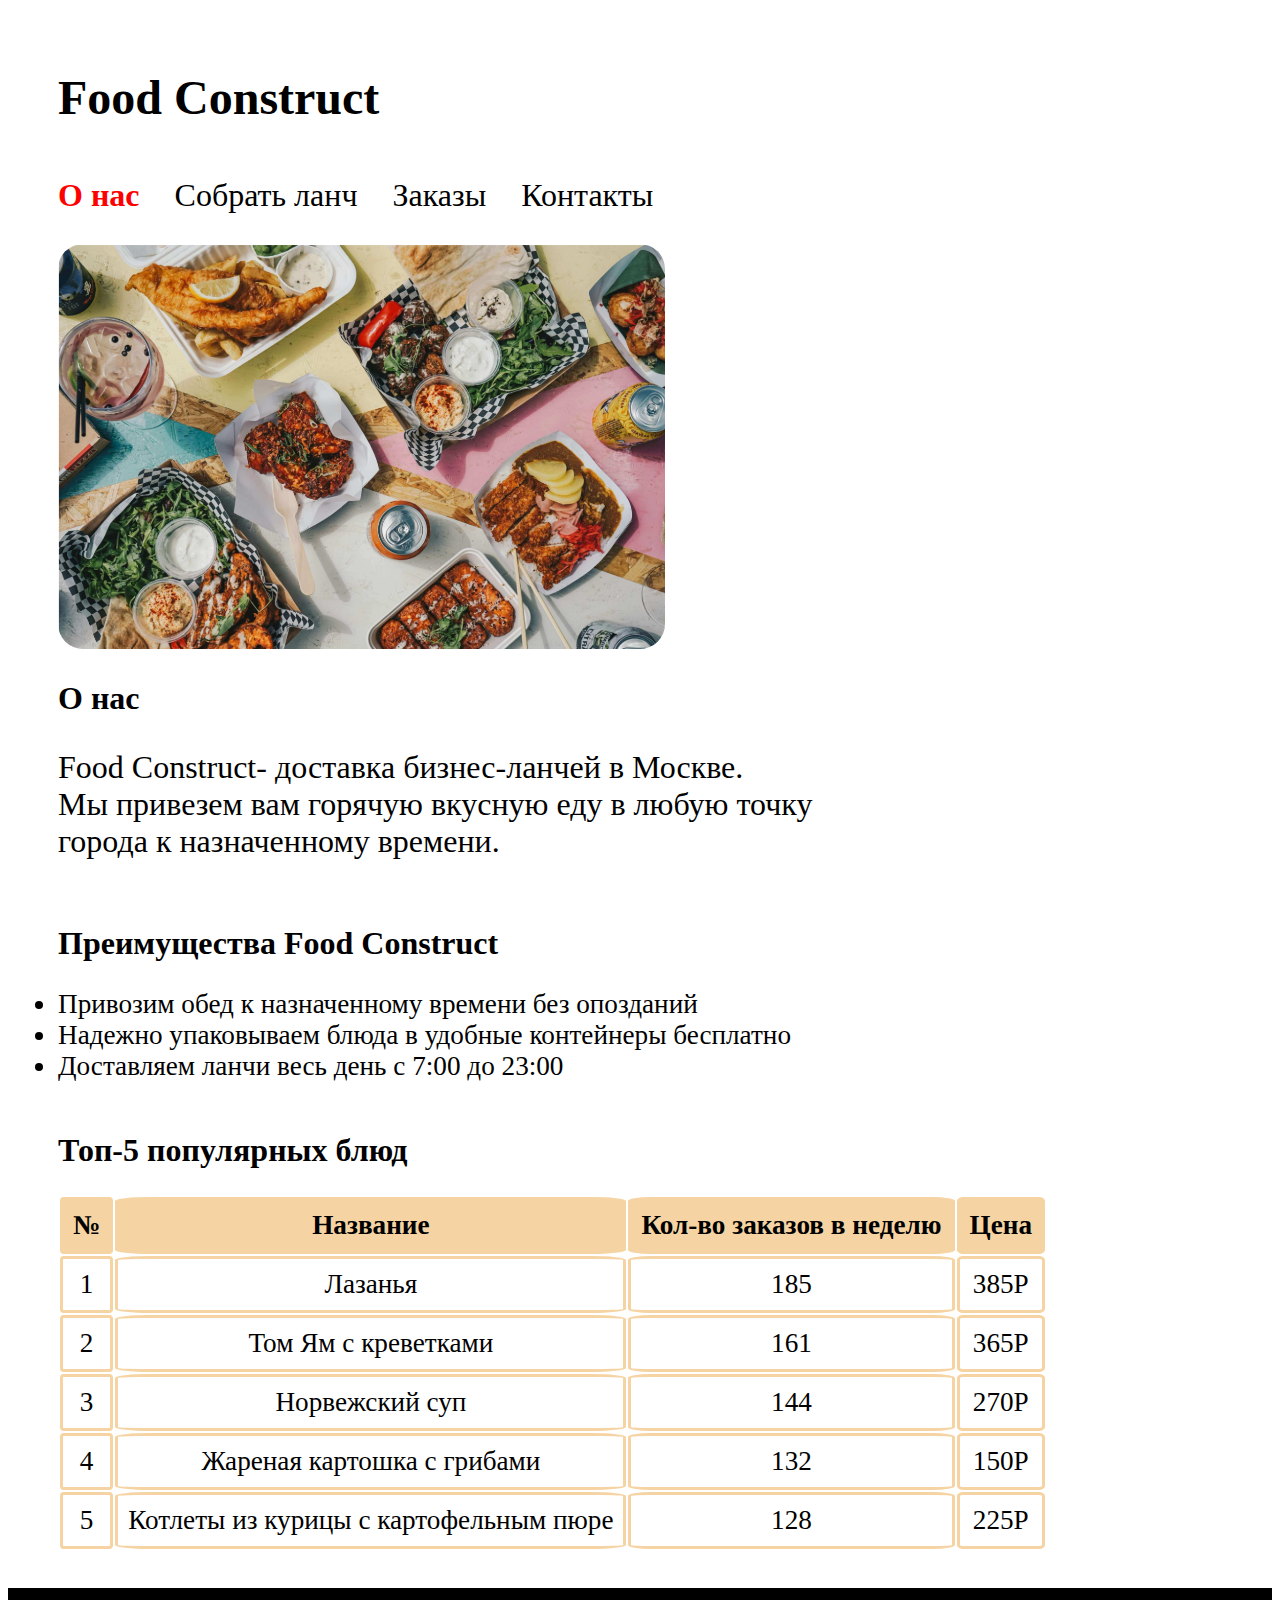
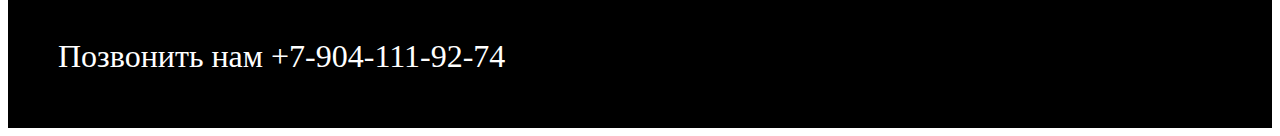
<file: index.html>
<!DOCTYPE html>
<html lang="en">

    <head>
        <meta charset="UTF-8">
        <link rel="stylesheet" href="style.css">
        <meta name="viewport" content="width=device-width, initial-scale=1.0">
        <style>
            @media (max-width: 800px) {
                img {
                    width: 500px;
                }
                /* Навигационное меню - равномерное распределение */
                nav {
                    justify-content: space-between;
                }
            }
            @media (max-width: 700px) {
                h1 {
                    text-align: center;
                }

                nav {
                    flex-direction: column;
                    align-items: center;
                    gap: 10px;
                }
                
                /* Увеличение шрифта ссылок на 4px */
                nav a {
                    font-size: calc(1.7rem + 4px);
                }
                img {
                    width: 80%;

                }
            }

            @media (max-width: 400px) {
                th, td {
                    font-size: calc(1.7rem - 2px);
                }
            }
        </style>
        <title>Document</title>
    </head>

    <body>
        <header>
            <h1>Food Construct</h1>
            <nav class="menu">
                <a href="https://mariguss.github.io/Web-tech/index.html" class="active">О нас</a>
                <a href="https://mariguss.github.io/Web-tech/lunch.html">Собрать ланч</a>
                <a href="">Заказы</a>
                <a href="#contacts">Контакты</a>
            </nav>
        </header>
        <main>
            <section>
                <img src="images/foto.png" alt="Фото еды" style="border-radius: 25px;">
                <h2>О нас</h2>
                <p>
                    Food Construct- доставка бизнес-ланчей в Москве.
                    <br>Мы привезем вам горячую вкусную еду в любую точку
                    <br>города к назначенному времени.
                </p>
            </section>
            <section>
                <h2>Преимущества Food Construct</h2>
                <ul>
                    <li>Привозим обед к назначенному времени без опозданий</li>
                    <li>Надежно упаковываем блюда в удобные контейнеры бесплатно</li>
                    <li>Доставляем ланчи весь день с 7:00 до 23:00</li>
                </ul>
            </section>
            <section>
                <h2>Топ-5 популярных блюд</h2>
                <table>


                    <tr>
                        <th>№</th>
                        <th>Название</th>
                        <th>Кол-во заказов в неделю</th>
                        <th>Цена</th>
                    </tr>
                    <tr>
                        <td>1</td>
                        <td>Лазанья</td>
                        <td>185</td>
                        <td>385Р</td>
                    </tr>
                    <tr>
                        <td>2</td>
                        <td>Том Ям с креветками</td>
                        <td>161</td>
                        <td>365Р</td>
                    </tr>
                    <tr>
                        <td>3</td>
                        <td>Норвежский суп</td>
                        <td>144</td>
                        <td>270Р</td>
                    </tr>
                    <tr>
                        <td>4</td>
                        <td>Жареная картошка с грибами</td>
                        <td>132</td>
                        <td>150Р</td>
                    </tr>
                    <tr>
                        <td>5</td>
                        <td>Котлеты из курицы с картофельным пюре</td>
                        <td>128</td>
                        <td>225Р</td>
                    </tr>

                </table>
            </section>
        </main>
        <footer>
            <a id="contacts" href=":tel89041119274">Позвонить нам +7-904-111-92-74</a>
        </footer>
    </body>

</html>
</file>
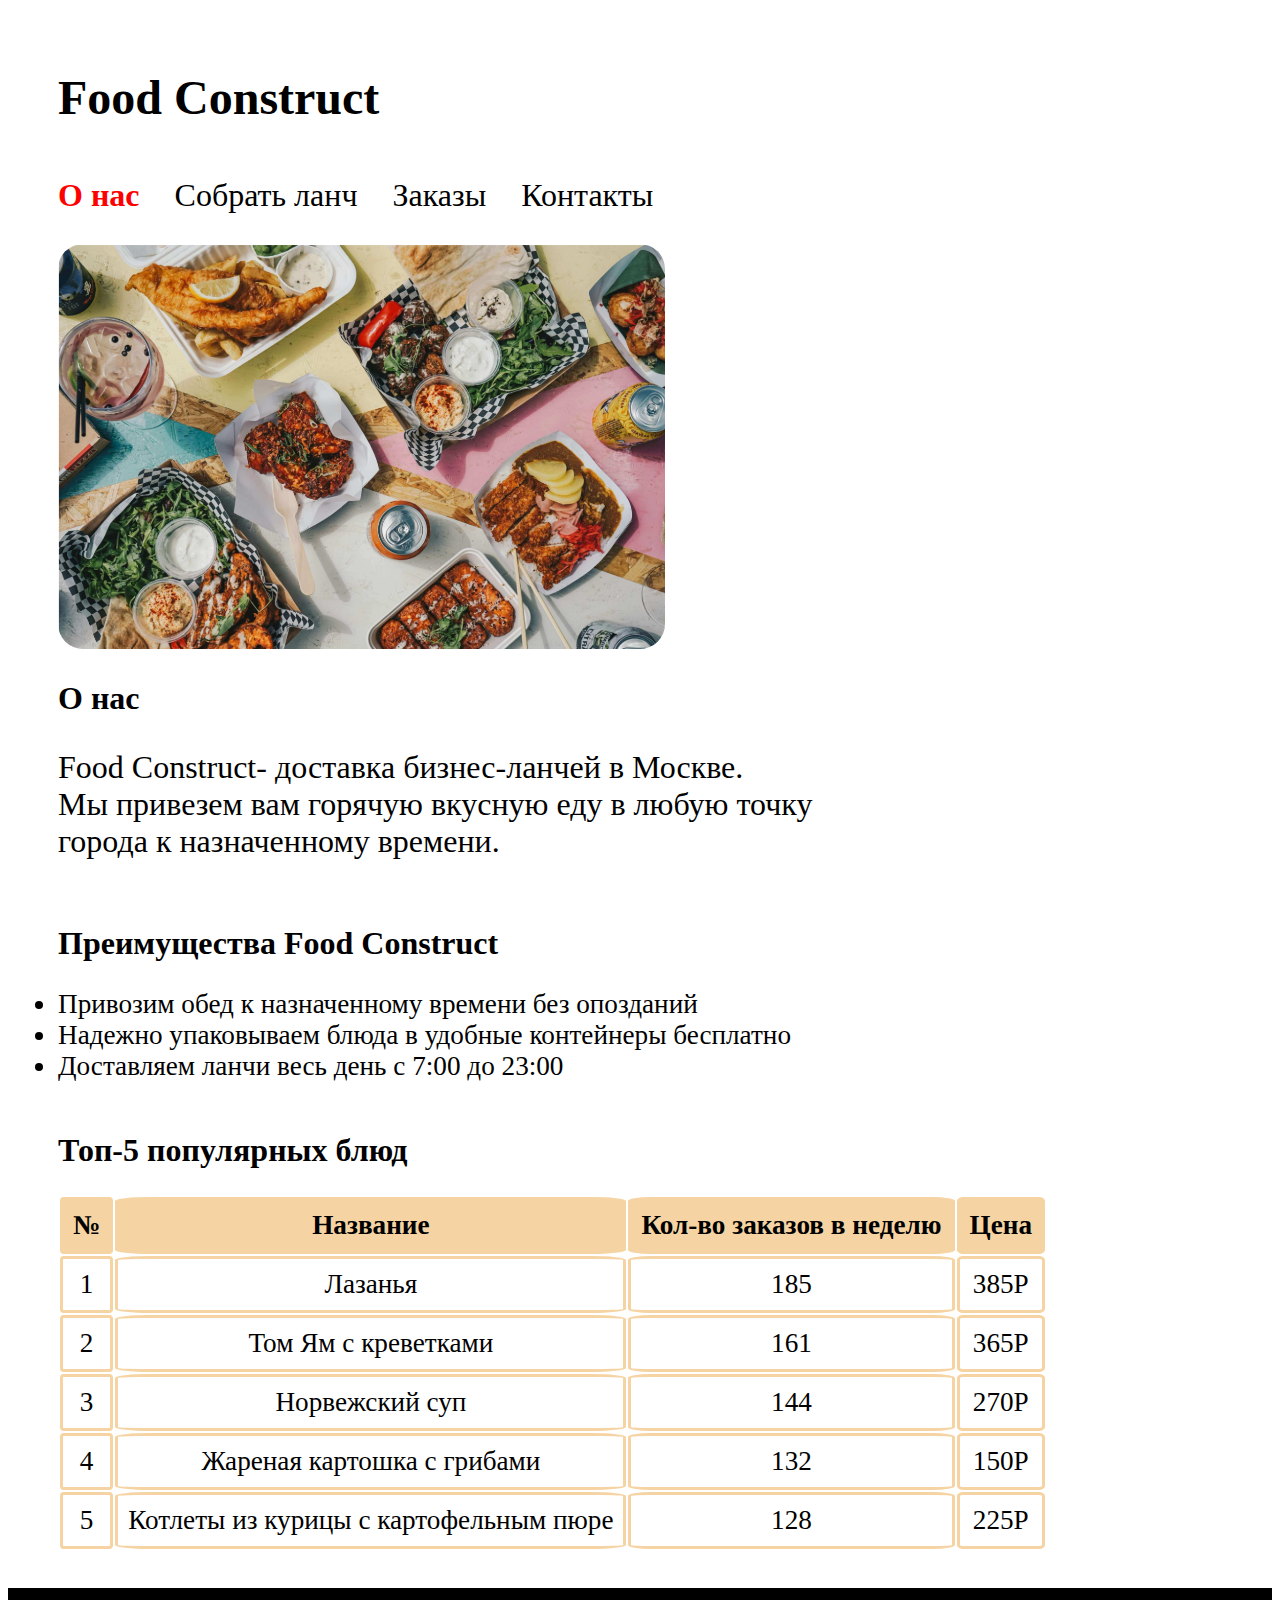
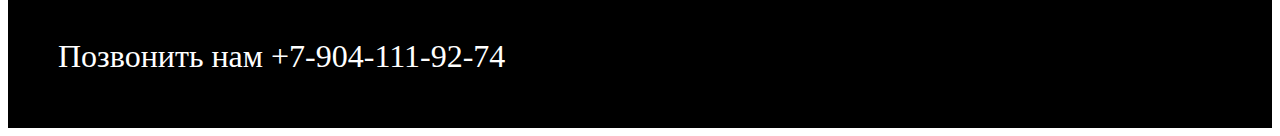
<file: site/index.html>
<!DOCTYPE html>
<html lang="en">

    <head>
        <meta charset="UTF-8">
        <link rel="stylesheet" href="style.css">
        <meta name="viewport" content="width=device-width, initial-scale=1.0">
        <style>
            @media (max-width: 800px) {
                img {
                    width: 500px;
                }
                /* Навигационное меню - равномерное распределение */
                nav {
                    justify-content: space-between;
                }
            }
            @media (max-width: 700px) {
                h1 {
                    text-align: center;
                }

                nav {
                    flex-direction: column;
                    align-items: center;
                    gap: 10px;
                }
                
                /* Увеличение шрифта ссылок на 4px */
                nav a {
                    font-size: calc(1.7rem + 4px);
                }
                img {
                    width: 80%;

                }
            }

            @media (max-width: 400px) {
                th, td {
                    font-size: calc(1.7rem - 2px);
                }
            }
        </style>
        <title>Document</title>
    </head>

    <body>
        <header>
            <h1>Food Construct</h1>
            <nav class="menu">
                <a href="/index.html" class="active">О нас</a>
                <a href="/lunch.html">Собрать ланч</a>
                <a href="">Заказы</a>
                <a href="#contacts">Контакты</a>
            </nav>
        </header>
        <main>
            <section>
                <img src="images/foto.png" alt="Фото еды" style="border-radius: 25px;">
                <h2>О нас</h2>
                <p>
                    Food Construct- доставка бизнес-ланчей в Москве.
                    <br>Мы привезем вам горячую вкусную еду в любую точку
                    <br>города к назначенному времени.
                </p>
            </section>
            <section>
                <h2>Преимущества Food Construct</h2>
                <ul>
                    <li>Привозим обед к назначенному времени без опозданий</li>
                    <li>Надежно упаковываем блюда в удобные контейнеры бесплатно</li>
                    <li>Доставляем ланчи весь день с 7:00 до 23:00</li>
                </ul>
            </section>
            <section>
                <h2>Топ-5 популярных блюд</h2>
                <table>


                    <tr>
                        <th>№</th>
                        <th>Название</th>
                        <th>Кол-во заказов в неделю</th>
                        <th>Цена</th>
                    </tr>
                    <tr>
                        <td>1</td>
                        <td>Лазанья</td>
                        <td>185</td>
                        <td>385Р</td>
                    </tr>
                    <tr>
                        <td>2</td>
                        <td>Том Ям с креветками</td>
                        <td>161</td>
                        <td>365Р</td>
                    </tr>
                    <tr>
                        <td>3</td>
                        <td>Норвежский суп</td>
                        <td>144</td>
                        <td>270Р</td>
                    </tr>
                    <tr>
                        <td>4</td>
                        <td>Жареная картошка с грибами</td>
                        <td>132</td>
                        <td>150Р</td>
                    </tr>
                    <tr>
                        <td>5</td>
                        <td>Котлеты из курицы с картофельным пюре</td>
                        <td>128</td>
                        <td>225Р</td>
                    </tr>

                </table>
            </section>
        </main>
        <footer>
            <a id="contacts" href=":tel89041119274">Позвонить нам +7-904-111-92-74</a>
        </footer>
    </body>

</html>
</file>
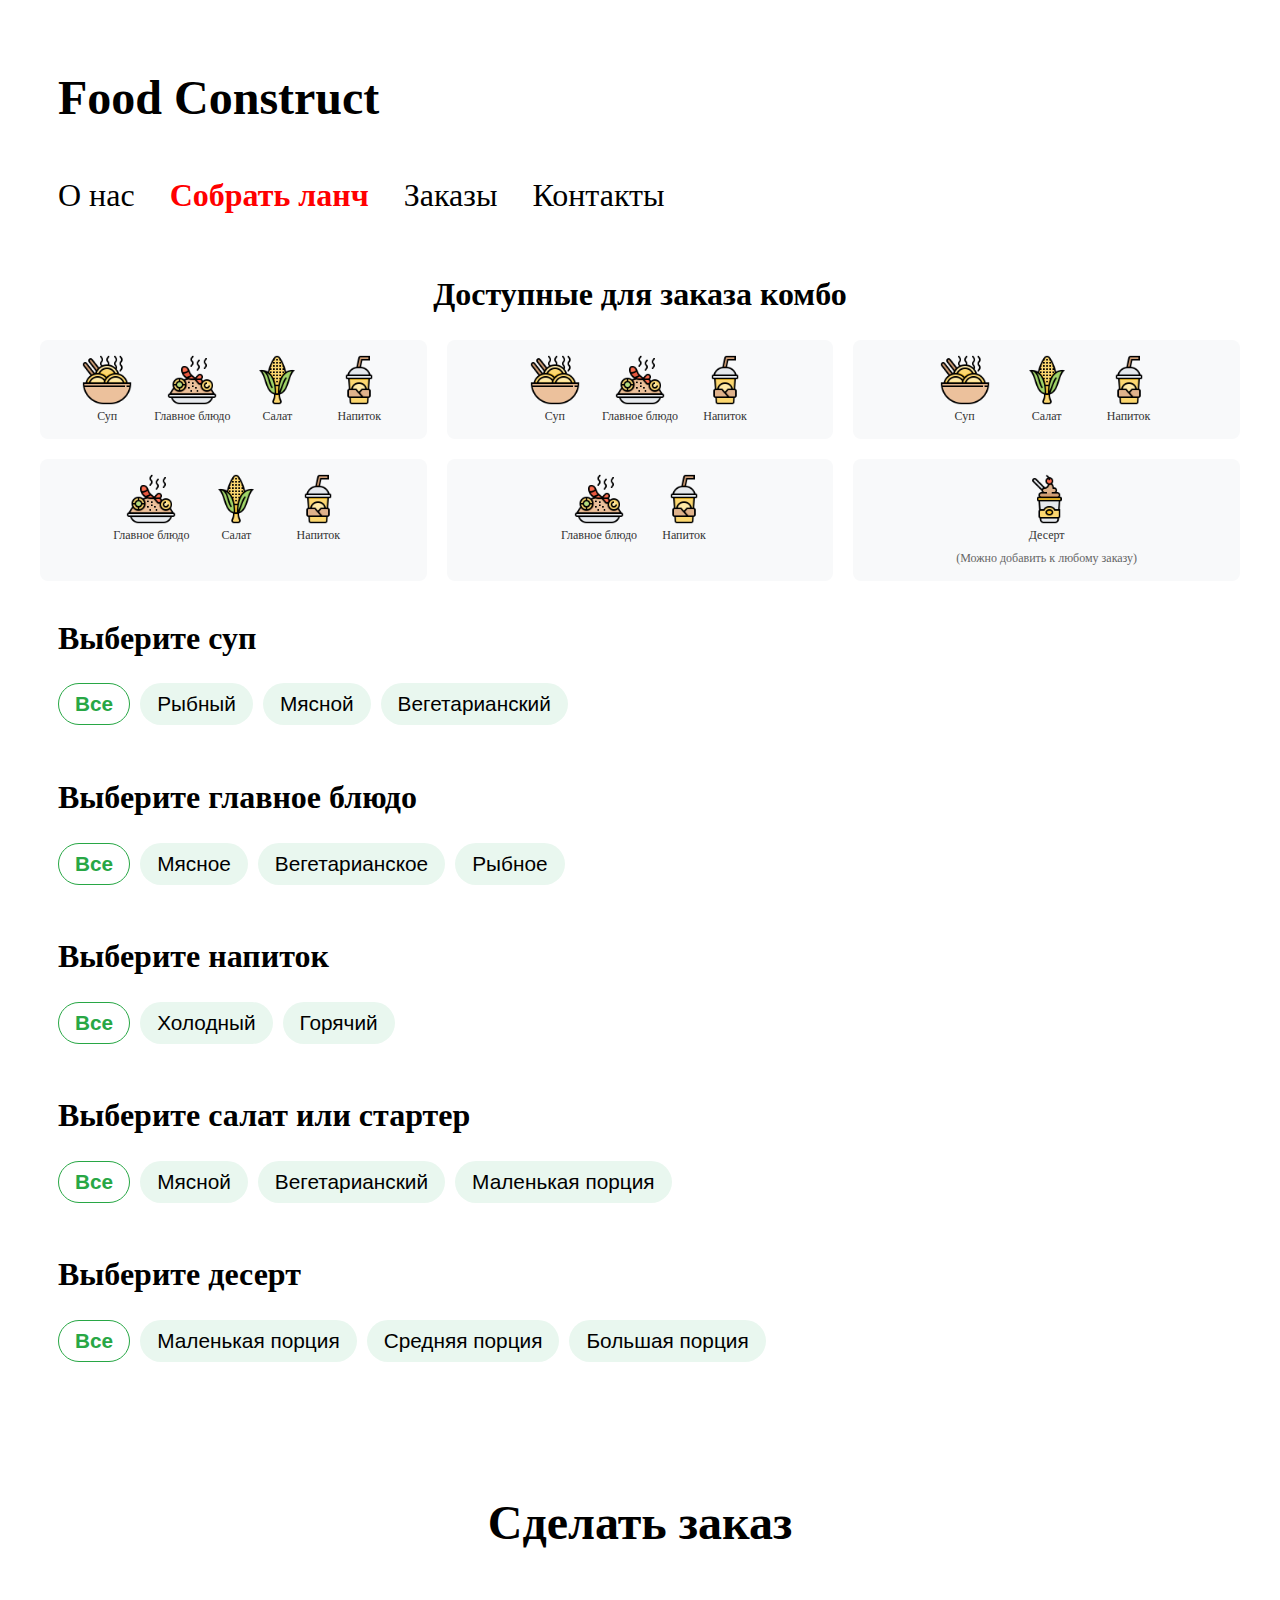
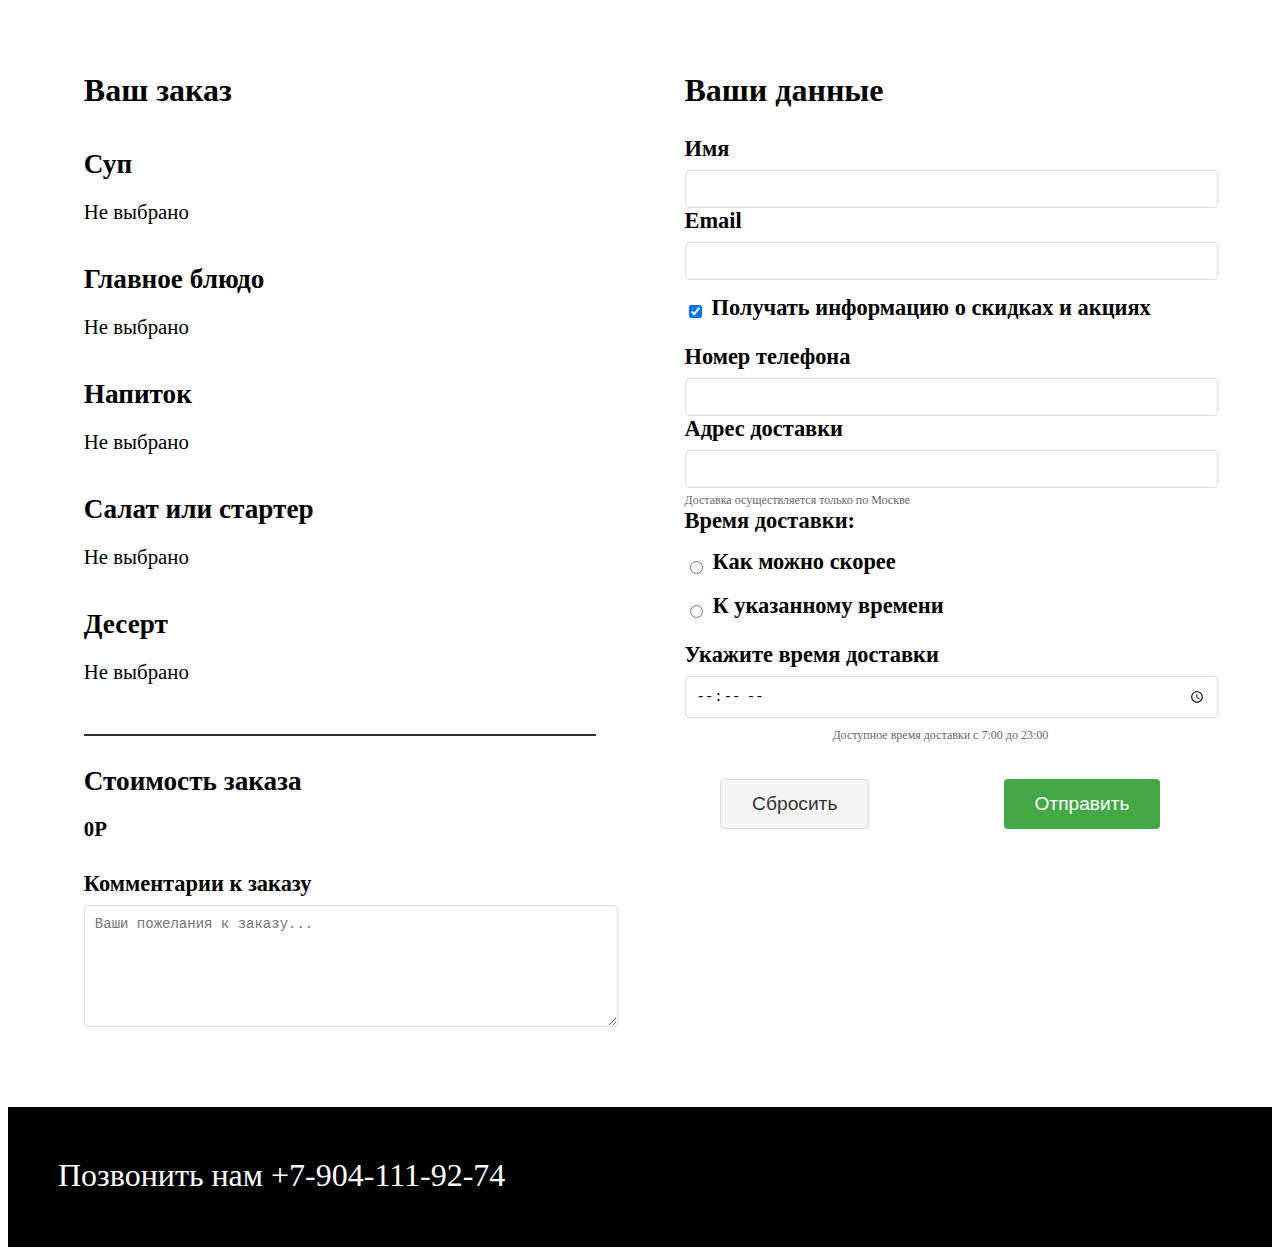
<file: lunch.html>
<!DOCTYPE html>
<html lang="en">
    <head>
        <meta charset="UTF-8">
        <link rel="stylesheet" href="style.css"><meta name="viewport" content="width=device-width, initial-scale=1.0">
        <style>
            @media (max-width: 800px) {
                /* Блок с блюдами - 2 колонки */
                .dishes-grid {
                    grid-template-columns: repeat(2, 1fr);
                }
                
                /* Навигационное меню - равномерное распределение */
                nav {
                    justify-content: space-between;
                }
            }

            @media (max-width: 600px) {
                h1 {
                    text-align: center;
                }
                /* Навигационное меню - вертикальное направление */
                nav {
                    flex-direction: column;
                    align-items: center;
                    gap: 10px;
                }
                
                /* Увеличение шрифта ссылок на 4px */
                nav a {
                    font-size: calc(2rem + 4px);
                }
                
                h2 {
                    text-align: center;
                }
                
                /* Блок с блюдами - 1 колонка */
                .dishes-grid {
                    grid-template-columns: 1fr;
                }
            }
        </style>
        <title>Document</title>
    </head>
    <body>
        <header>
            <h1>Food Construct</h1>
            <nav class="menu">
                <a href="index.html">О нас</a>
                <a href="lunch.html" class="active">Собрать ланч</a>
                <a href="">Заказы</a>
                <a href="#contacts">Контакты</a>
            </nav>
        </header>
        <section style="margin: 2rem;">
            <h2 style="text-align: center;">Доступные для заказа комбо</h2>
            <div class="combo-grid">
                <!-- Комбо 1 -->
                <div class="combo-item">
                    <div class="combo-row">
                        <div class="combo-dish">
                            <img src="images/icons/soup.png" alt="Суп" class="combo-icon">
                            <span>Суп</span>
                        </div>
                        <div class="combo-dish">
                            <img src="images/icons/main.png" alt="Главное блюдо" class="combo-icon">
                            <span>Главное блюдо</span>
                        </div>
                        <div class="combo-dish">
                            <img src="images/icons/salad.png" alt="Салат" class="combo-icon">
                            <span>Салат</span>
                        </div>
                        <div class="combo-dish">
                            <img src="images/icons/drink.png" alt="Напиток" class="combo-icon">
                            <span>Напиток</span>
                        </div>
                    </div>
                </div>

                <!-- Комбо 2 -->
                <div class="combo-item">
                    <div class="combo-row">
                        <div class="combo-dish">
                            <img src="images/icons/soup.png" alt="Суп" class="combo-icon">
                            <span>Суп</span>
                        </div>
                        <div class="combo-dish">
                            <img src="images/icons/main.png" alt="Главное блюдо" class="combo-icon">
                            <span>Главное блюдо</span>
                        </div>
                        <div class="combo-dish">
                            <img src="images/icons/drink.png" alt="Напиток" class="combo-icon">
                            <span>Напиток</span>
                        </div>
                    </div>
                </div>

                <!-- Комбо 3 -->
                <div class="combo-item">
                    <div class="combo-row">
                        <div class="combo-dish">
                            <img src="images/icons/soup.png" alt="Суп" class="combo-icon">
                            <span>Суп</span>
                        </div>
                        <div class="combo-dish">
                            <img src="images/icons/salad.png" alt="Салат" class="combo-icon">
                            <span>Салат</span>
                        </div>
                        <div class="combo-dish">
                            <img src="images/icons/drink.png" alt="Напиток" class="combo-icon">
                            <span>Напиток</span>
                        </div>
                    </div>
                </div>

                <!-- Комбо 4 -->
                <div class="combo-item">
                    <div class="combo-row">
                        <div class="combo-dish">
                            <img src="images/icons/main.png" alt="Главное блюдо" class="combo-icon">
                            <span>Главное блюдо</span>
                        </div>
                        <div class="combo-dish">
                            <img src="images/icons/salad.png" alt="Салат" class="combo-icon">
                            <span>Салат</span>
                        </div>
                        <div class="combo-dish">
                            <img src="images/icons/drink.png" alt="Напиток" class="combo-icon">
                            <span>Напиток</span>
                        </div>
                    </div>
                </div>

                <!-- Комбо 5 -->
                <div class="combo-item">
                    <div class="combo-row">
                        <div class="combo-dish">
                            <img src="images/icons/main.png" alt="Главное блюдо" class="combo-icon">
                            <span>Главное блюдо</span>
                        </div>
                        <div class="combo-dish">
                            <img src="images/icons/drink.png" alt="Напиток" class="combo-icon">
                            <span>Напиток</span>
                        </div>
                    </div>
                </div>

                <!-- Десерт -->
                <div class="combo-item">
                    <div class="combo-row">
                        <div class="combo-dish">
                            <img src="images/icons/desert.png" alt="Десерт" class="combo-icon">
                            <span>Десерт</span>
                        </div>
                    </div>
                    <div class="combo-note">(Можно добавить к любому заказу)</div>
                </div>
            </div>
        </section>
        <main>
            
            <section data-category="soup">
                <h2>Выберите суп</h2>
                <div class="filters">
                    <button class="filter-btn active" data-kind="all">Все</button>
                    <button class="filter-btn" data-kind="fish">Рыбный</button>
                    <button class="filter-btn" data-kind="meat">Мясной</button>
                    <button class="filter-btn" data-kind="veg">Вегетарианский</button>
                </div>
                <div class="dishes-grid"></div>
            </section>
            <section data-category="main-course">
                <h2>Выберите главное блюдо</h2>
                <div class="filters">
                    <button class="filter-btn active" data-kind="all">Все</button>
                    <button class="filter-btn" data-kind="meat">Мясное</button>
                    <button class="filter-btn" data-kind="veg">Вегетарианское</button>
                    <button class="filter-btn" data-kind="fish">Рыбное</button>
                </div>
                <div class="dishes-grid"></div>
            </section>

            <section data-category="drink">
                <h2>Выберите напиток</h2>
                <div class="filters">
                    <button class="filter-btn active" data-kind="all">Все</button>
                    <button class="filter-btn" data-kind="cold">Холодный</button>
                    <button class="filter-btn" data-kind="hot">Горячий</button>
                </div>
                <div class="dishes-grid"></div>
            </section>

            <section data-category="salad">
                <h2>Выберите салат или стартер</h2>
                <div class="filters">
                    <button class="filter-btn active" data-kind="all">Все</button>
                    <button class="filter-btn" data-kind="meat">Мясной</button>
                    <button class="filter-btn" data-kind="veg">Вегетарианский</button>
                    <button class="filter-btn" data-kind="small">Маленькая порция</button>
                </div>
                <div class="dishes-grid"></div>
            </section>

            <section data-category="dessert">
                <h2>Выберите десерт</h2>
                <div class="filters">
                    <button class="filter-btn active" data-kind="all">Все</button>
                    <button class="filter-btn" data-kind="small">Маленькая порция</button>
                    <button class="filter-btn" data-kind="medium">Средняя порция</button>
                    <button class="filter-btn" data-kind="large">Большая порция</button>
                </div>
                <div class="dishes-grid"></div>
            </section>
        </main>
        <div class="order-container">
        <h1 style="text-align: center; margin-top: 6%;">Сделать заказ</h1>
        
        <form id="order-form" action="https://httpbin.org/post" method="POST">
            <div class="form-columns"> 
                <div class="form-column"> 
                    <h2>Ваш заказ</h2>
                    
                    <div id="order-display">
                    </div>
                    
                    <div class="form-group">
                        <input type="hidden" id="selected-soup" name="selected_soup">
                        <input type="hidden" id="selected-main-course" name="selected_main_course">
                        <input type="hidden" id="selected-drink" name="selected_drink">
                        <input type="hidden" id="selected-salad" name="selected_salad">
                        <input type="hidden" id="selected-dessert" name="selected_dessert">
                        <input type="hidden" id="total-price" name="total-price">
                        <label for="comment">Комментарии к заказу</label>
                        <textarea id="comment" name="comment" placeholder="Ваши пожелания к заказу..."></textarea>
                    </div>
                </div>
            
                <div class="form-column"> 
                    <h2>Ваши данные</h2>
                    
                    <div class="form-group">
                        <label for="name">Имя</label>
                        <input type="text" id="name" name="name" required>
                    </div>
                    
                    <div class="form-group">
                        <label for="email">Email</label>
                        <input type="email" id="email" name="email" required>
                    </div>
                    
                    <div class="checkbox-group">
                        <input type="checkbox" id="subscribe" name="subscribe" checked>
                        <label for="subscribe">Получать информацию о скидках и акциях</label>
                    </div>
                    
                    <div class="form-group">
                        <label for="phone">Номер телефона</label>
                        <input type="tel" id="phone" name="phone" required>
                    </div>
                    
                    <div class="form-group">
                        <label for="address">Адрес доставки</label>
                        <input type="text" id="address" name="address" required>
                        <div class="delivery-note">Доставка осуществляется только по Москве</div>
                    </div>
                    
                    <div class="form-group">
                        <label>Время доставки:</label>
                        <div class="radio-group">
                            <div class="radio-option">
                                <input type="radio" id="delivery-time-now" name="delivery_time_option" value="now" required>
                                <label for="delivery-time-now">Как можно скорее</label>
                            </div>
                            <div class="radio-option">
                                <input type="radio" id="delivery-time-specific" name="delivery_time_option" value="specific" required>
                                <label for="delivery-time-specific">К указанному времени</label>
                            </div>
                        </div>
                        
                        <label for="delivery-time">Укажите время доставки</label>
                        <input type="time" id="delivery-time" name="delivery_time" min="07:00" max="23:00" step="300">
                    </div>
                    
                    <div class="time-note">Доступное время доставки с 7:00 до 23:00</div>
                    
                    <div class="buttons">
                        <button type="reset">Сбросить</button>
                        <button type="submit">Отправить</button>
                    </div>
                </div>
            </div>
        </form>
    </div>

        <footer>
            <a id="contacts" href=":tel89041119274">Позвонить нам +7-904-111-92-74</a>
        </footer>
        
        <!-- <script src="dishes.js"></script> -->
        <script src="display.js"></script>
        <script src="order.js"></script>
    </body>
</html>
</file>
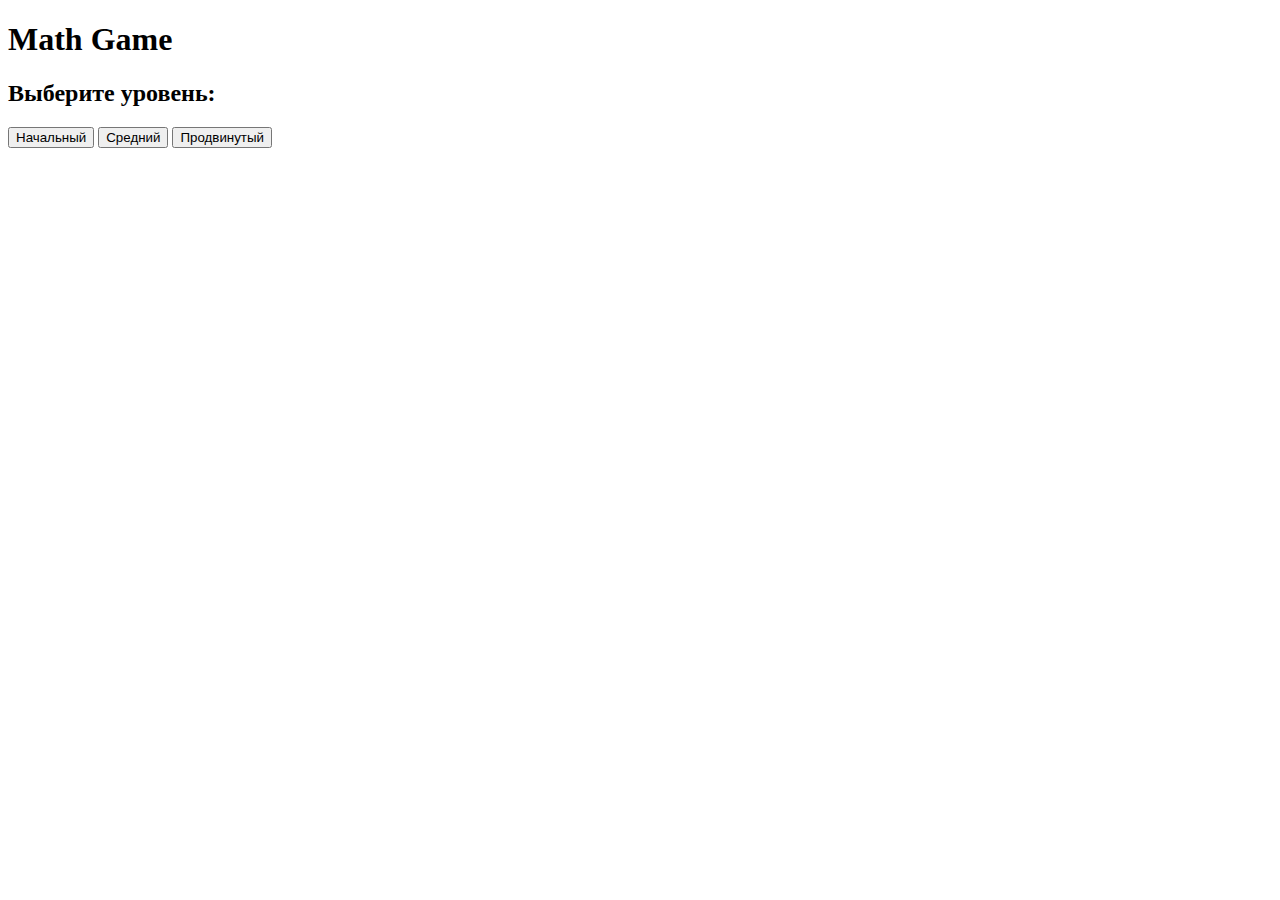
<file: mathgame/mathgame.html>
<!DOCTYPE html>
<html>
<head>
    <meta charset="UTF-8">
    <title>Math Game</title>
</head>
<body>
    <div id="app">
        <h1>Math Game</h1>
        <div id="start">
            <h2>Выберите уровень:</h2>
            <button onclick="start('beginner')">Начальный</button>
            <button onclick="start('intermediate')">Средний</button>
            <button onclick="start('advanced')">Продвинутый</button>
        </div>
        <div id="game" style="display:none;">
            <div id="level-info"></div>
            <div id="stats"></div>
            <div id="question"></div>
            <input id="answer" type="text">
            <button onclick="check()">Проверить</button>
            <div id="result"></div>
        </div>
        <div id="end" style="display:none;"></div>
    </div>

    <script>
        // объявление переменных
        let currentLevel = 'beginner';
        let correct = 0, incorrect = 0, total = 0;
        let time = 300, timer;
        let usedQuestions = new Set();
        const QUESTIONS_PER_LEVEL = 5;
        
        const levels = {
            beginner: { name: 'Начальный', ops: ['+', '-', '*', '/'] },
            intermediate: { name: 'Средний', ops: ['>', '<', '>=', '<=', '==', '!='] },
            advanced: { name: 'Продвинутый', ops: ['AND', 'OR', 'XOR', 'NOT'] }
        };
        
        function start(level) {
            currentLevel = level;
            correct = incorrect = total = 0;
            time = 300;
            usedQuestions.clear();
            clearInterval(timer);
            timer = setInterval(updateTimer, 1000);
            document.getElementById('start').style.display = 'none';
            document.getElementById('game').style.display = 'block';
            document.getElementById('end').style.display = 'none';
            updateDisplay();
            nextQuestion();
        }
        
        function updateTimer() {
            time--;
            updateDisplay();
            if (time <= 0) endGame(false);
        }
        
        function updateDisplay() {
            document.getElementById('level-info').textContent = `Уровень: ${levels[currentLevel].name}`;
            document.getElementById('stats').textContent = 
                `Правильно: ${correct} | Неправильно: ${incorrect} | Всего: ${total}/${QUESTIONS_PER_LEVEL} | Время: ${Math.floor(time/60)}:${String(time%60).padStart(2,'0')}`;
        }
        
        function generateQuestion() {
            const ops = levels[currentLevel].ops;
            const op = ops[Math.floor(Math.random() * ops.length)];
            
            if (currentLevel === 'beginner') { // начальный уровень
                const a = Math.floor(Math.random() * 20) + 1;
                const b = Math.floor(Math.random() * 20) + 1;
                let answer;
                if (op === '/') {
                    // деление без остатка
                    const result = Math.floor(Math.random() * 10) + 1;
                    const divisor = Math.floor(Math.random() * 10) + 1;
                    const dividend = result * divisor;
                    return { q: `${dividend} ${op} ${divisor}`, a: result.toString(), key: `${dividend}${op}${divisor}` };
                } else {
                    answer = eval(`${a}${op}${b}`);
                    return { q: `${a} ${op} ${b}`, a: answer.toString(), key: `${a}${op}${b}` };
                }
            }
            else if (currentLevel === 'intermediate') { // средний уровень
                // генерируем числа и операторы сравнения
                const a = Math.floor(Math.random() * 50) - 25;
                const b = Math.floor(Math.random() * 50) - 25;
                let result;
                switch(op) {
                    case '>': result = a > b; break;
                    case '<': result = a < b; break;
                    case '>=': result = a >= b; break;
                    case '<=': result = a <= b; break;
                    case '==': result = a == b; break;
                    case '!=': result = a != b; break;
                }
                const answer = result ? 'true' : 'false';
                return { q: `${a} ${op} ${b}`, a: answer, key: `${a}${op}${b}` };
            }
            else if (currentLevel === 'advanced') { // продвинутый
                // логические операции с двоичными числами
                const a = Math.floor(Math.random() * 16);
                const b = Math.floor(Math.random() * 16);
                let answer, question;
                switch(op) {
                    case 'AND':
                        answer = a & b;
                        question = `${a} AND ${b}`;
                        break;
                    case 'OR':
                        answer = a | b;
                        question = `${a} OR ${b}`;
                        break;
                    case 'XOR':
                        answer = a ^ b;
                        question = `${a} XOR ${b}`;
                        break;
                    case 'NOT':
                        answer = ~a & 15; // 
                        question = `NOT ${a}`;
                        break;
                }
                return { q: question, a: answer.toString(), key: question };
            }
        }
        
        function getUniqueQuestion() { // генерируется уникальный вопрос
            let attempts = 0;
            while (attempts < 100) {
                const q = generateQuestion();
                if (!usedQuestions.has(q.key)) {
                    usedQuestions.add(q.key);
                    return q;
                }
                attempts++;
            }
            usedQuestions.clear();
            return generateQuestion();
        }
        
        function nextQuestion() {
            if (total >= QUESTIONS_PER_LEVEL) {
                const accuracy = (correct / QUESTIONS_PER_LEVEL) * 100; // вычисление в процентах общего количества правильных ответов 
                if (accuracy >= 80 && currentLevel !== 'advanced') { // перейдет ли на след уровень
                    // перейти на следующий уровень
                    const levelOrder = ['beginner', 'intermediate', 'advanced'];
                    const currentIndex = levelOrder.indexOf(currentLevel)// текущий уровень
                    if (currentIndex < 2) {
                        currentLevel = levelOrder[currentIndex + 1];
                        correct = incorrect = total = 0;// обнуление показателей 
                        usedQuestions.clear();
                        updateDisplay();
                        nextQuestion();
                        return;
                    }
                }
                endGame(true);
                return;
            }
            
            const question = getUniqueQuestion();
            document.getElementById('question').textContent = `${question.q} = ?`;
            document.getElementById('answer').value = '';
            document.getElementById('result').textContent = '';
            document.getElementById('answer').focus();
        }
        
        function check() {
            const userAnswer = document.getElementById('answer').value.trim().toLowerCase();
            const question = getUniqueQuestion();
        }
        
        let currentQuestion = null;
        
        function nextQuestion() {
            if (total >= QUESTIONS_PER_LEVEL) {
                const accuracy = (correct / QUESTIONS_PER_LEVEL) * 100;
                if (accuracy >= 80 && currentLevel !== 'advanced') {
                    const levelOrder = ['beginner', 'intermediate', 'advanced'];
                    const currentIndex = levelOrder.indexOf(currentLevel);
                    if (currentIndex < 2) {
                        currentLevel = levelOrder[currentIndex + 1];
                        correct = incorrect = total = 0;
                        usedQuestions.clear();
                        updateDisplay();
                        nextQuestion();
                        return;
                    }
                }
                endGame(true);
                return;
            }
            
            currentQuestion = getUniqueQuestion();
            document.getElementById('question').textContent = `${currentQuestion.q} = ?`;
            document.getElementById('answer').value = '';
            document.getElementById('result').textContent = '';
            document.getElementById('answer').focus();
        }
        
        function check() {
            const userAnswer = document.getElementById('answer').value.trim().toLowerCase();
            const correctAnswer = currentQuestion.a.toLowerCase();
            
            total++;
            if (userAnswer === correctAnswer) {
                correct++;
                document.getElementById('result').textContent = 'Правильно!';
                document.getElementById('result').style.color = 'green';
            } else {
                incorrect++;
                document.getElementById('result').textContent = `Неправильно! Правильный ответ: ${currentQuestion.a}`;
                document.getElementById('result').style.color = 'red';
            }
            
            updateDisplay();
            
            if (total >= QUESTIONS_PER_LEVEL) {
                setTimeout(() => {
                    const accuracy = (correct / QUESTIONS_PER_LEVEL) * 100;
                    if (accuracy >= 80 && currentLevel !== 'advanced') {
                        const levelOrder = ['beginner', 'intermediate', 'advanced'];
                        const currentIndex = levelOrder.indexOf(currentLevel);
                        if (currentIndex < 2) {
                            currentLevel = levelOrder[currentIndex + 1];
                            correct = incorrect = total = 0;
                            usedQuestions.clear();
                            updateDisplay();
                            nextQuestion();
                            return;
                        }
                    }
                    endGame(true);
                }, 1500);
            } else {
                setTimeout(nextQuestion, 1500);
            }
        }
        
        function endGame(success) {
            clearInterval(timer);
            let message;
            if (success) {
                if (currentLevel === 'advanced' && (correct / QUESTIONS_PER_LEVEL) * 100 >= 80) {
                    message = '<h2>Поздравляем! Вы завершили все уровни!</h2>';
                } else {
                    message = `<h2>Игра завершена!</h2>
                              <p>Финальный уровень: ${levels[currentLevel].name}</p>`;
                }
            } else {
                message = '<h2>Время вышло!</h2>';
            }
            
            const accuracy = total > 0 ? Math.round((correct / total) * 100) : 0;
            message += `<p>Правильных ответов: ${correct}</p>
                       <p>Неправильных ответов: ${incorrect}</p>
                       <p>Точность: ${accuracy}%</p>
                       <button onclick="restartGame()">Перезапустить игру</button>
                       <button onclick="exitGame()">Выйти в меню</button>`;
            
            document.getElementById('end').innerHTML = message;
            document.getElementById('game').style.display = 'none';
            document.getElementById('end').style.display = 'block';
        }
        
        function restartGame() {
            start(currentLevel);
        }
        
        function exitGame() {
            clearInterval(timer);
            document.getElementById('end').style.display = 'none';
            document.getElementById('start').style.display = 'block';
        }
        
        document.getElementById('answer').onkeypress = e => { if (e.key === 'Enter') check(); };
        
        if (typeof Set === 'undefined') {
            usedQuestions = [];
            usedQuestions.clear = function() { this.length = 0; };
            usedQuestions.has = function(item) { return this.indexOf(item) !== -1; };
            usedQuestions.add = function(item) { this.push(item); };
        }
    </script>
</body>
</html>
</file>
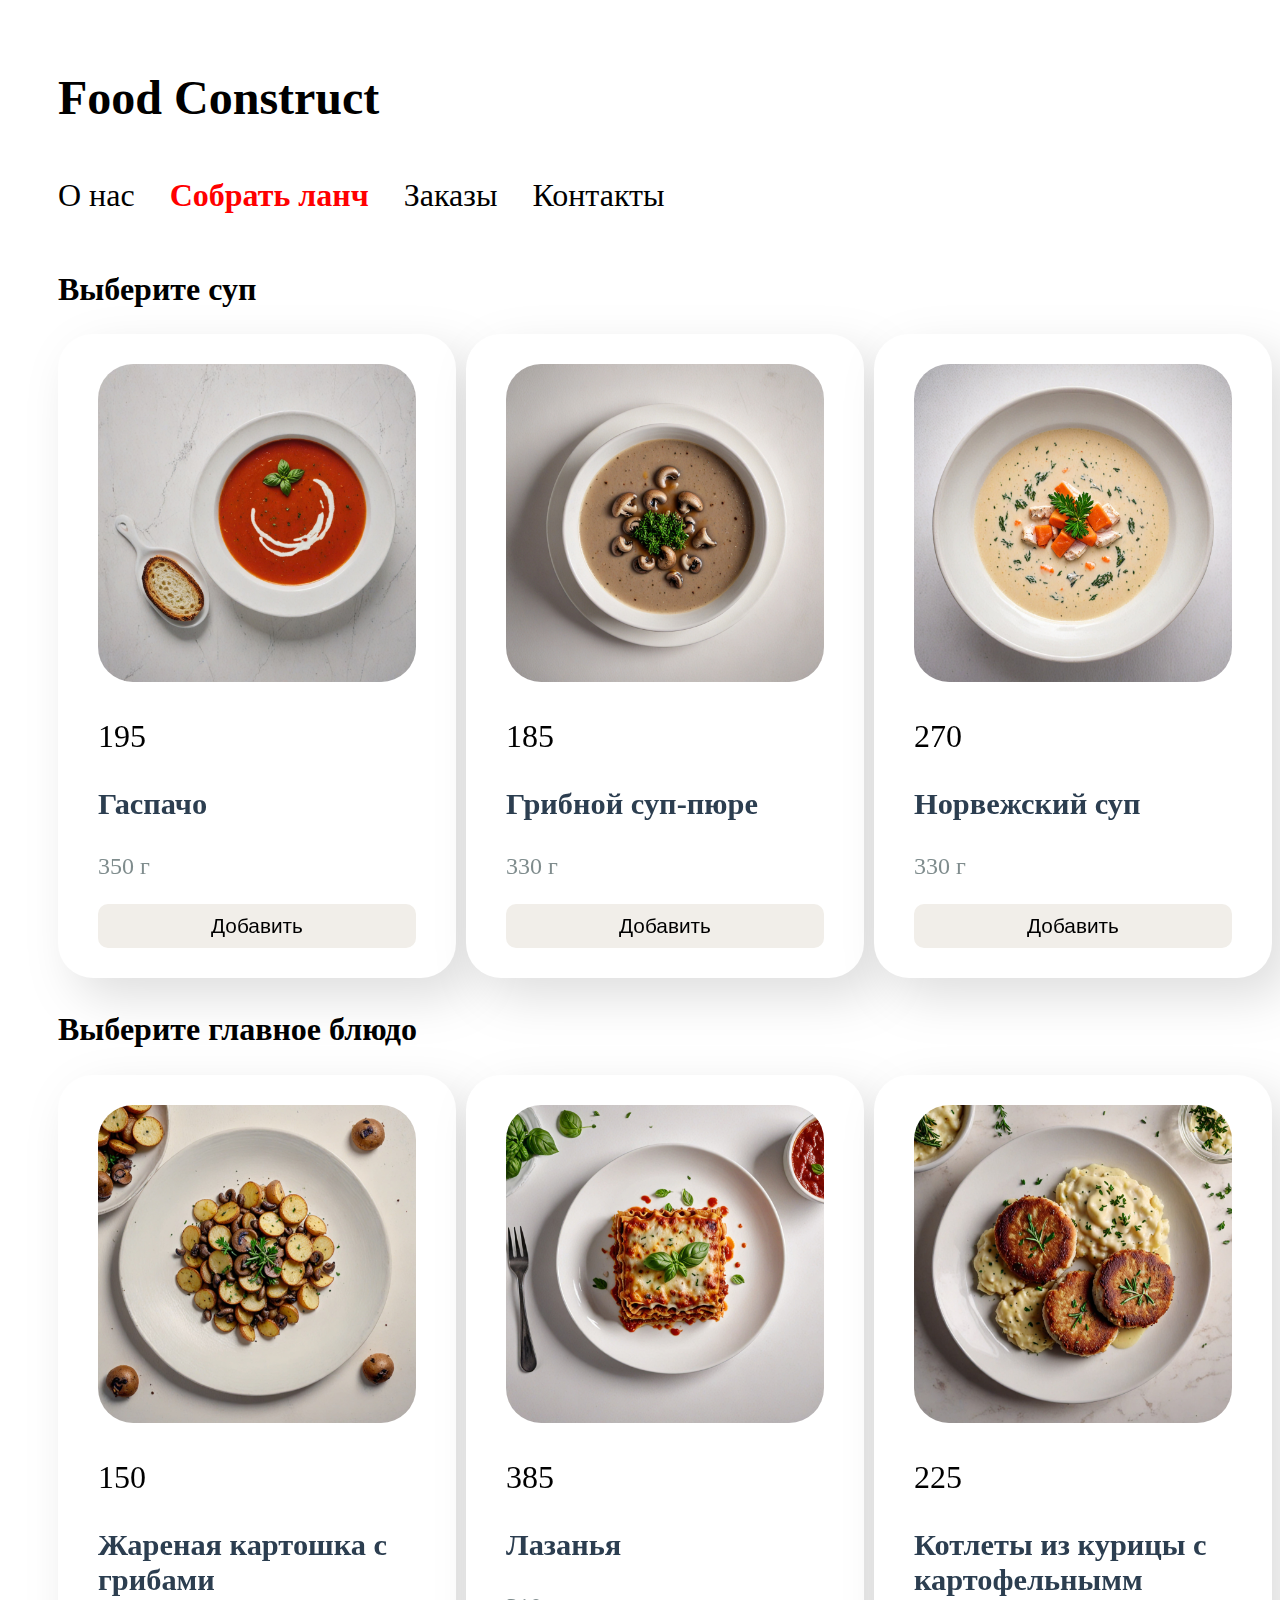
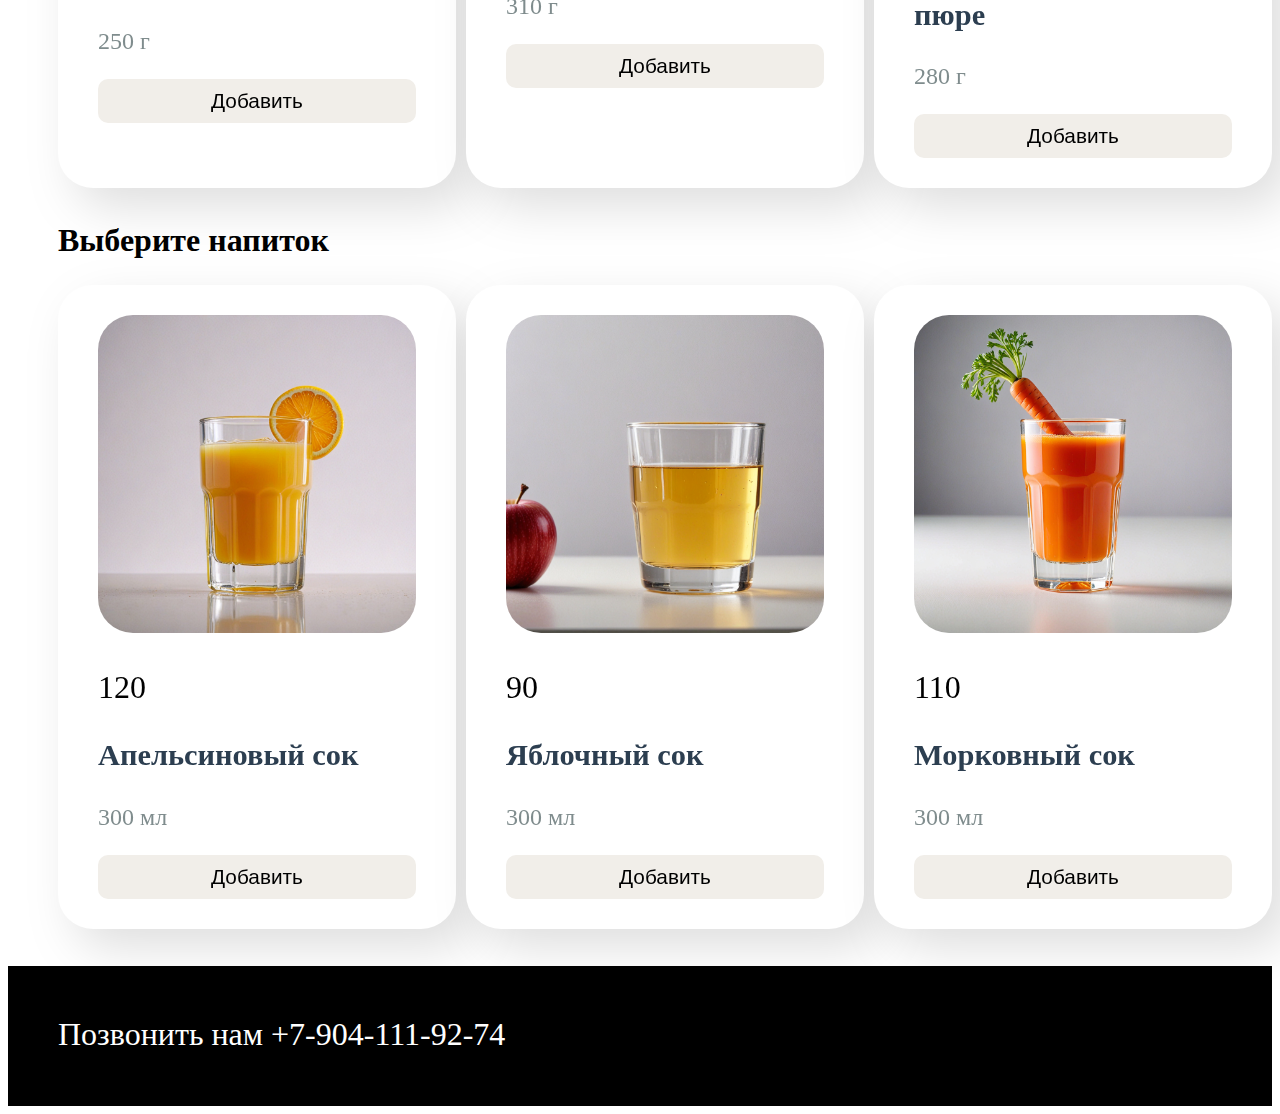
<file: site/lunch.html>
<!DOCTYPE html>
<html lang="en">
    <head>
        <meta charset="UTF-8">
        <link rel="stylesheet" href="style.css"><meta name="viewport" content="width=device-width, initial-scale=1.0">
        <style>
            @media (max-width: 800px) {
                /* Блок с блюдами - 2 колонки */
                .dishes-grid {
                    grid-template-columns: repeat(2, 1fr);
                }
                
                /* Навигационное меню - равномерное распределение */
                nav {
                    justify-content: space-between;
                }
            }

            @media (max-width: 600px) {
                h1 {
                    text-align: center;
                }
                /* Навигационное меню - вертикальное направление */
                nav {
                    flex-direction: column;
                    align-items: center;
                    gap: 10px;
                }
                
                /* Увеличение шрифта ссылок на 4px */
                nav a {
                    font-size: calc(2rem + 4px);
                }
                
                h2 {
                    text-align: center;
                }
                
                /* Блок с блюдами - 1 колонка */
                .dishes-grid {
                    grid-template-columns: 1fr;
                }
            }
        </style>
        <title>Document</title>
    </head>
    <body>
        <header>
            <h1>Food Construct</h1>
            <nav class="menu">
                <a href="/index.html">О нас</a>
                <a href="/lunch.html" class="active">Собрать ланч</a>
                <a href="">Заказы</a>
                <a href="#contacts">Контакты</a>
            </nav>
        </header>
        <main>
            <section>
                <h2>Выберите суп</h2>
                <div class="dishes-grid">
                    <div class="dish">
                        <img src="images/soups/gazpacho.jpg" alt="Гаспачо" class="dishes-img">
                        <p>195</p>
                        <p class="dish-name">Гаспачо</p>
                        <p class="dish-weight dish-bottom">350 г</p>
                        <button class="add-button">Добавить</button>
                    </div>
                    <div class="dish">
                        <img src="images/soups/mushroom_soup.jpg" alt="Грибной суп-пюре" class="dishes-img">
                        <p>185</p>
                        <p class="dish-name">Грибной суп-пюре</p>
                        <p class="dish-weight">330 г</p>
                        <button class="add-button">Добавить</button>
                    </div>
                    <div class="dish">
                        <img src="images/soups/norwegian_soup.jpg" alt="Норвежский суп" class="dishes-img">
                        <p>270</p>
                        <p class="dish-name">Норвежский суп</p>
                        <p class="dish-weight">330 г</p>
                        <button class="add-button">Добавить</button>
                    </div>
                </div>
            </section>
            <section>
                <h2>Выберите главное блюдо</h2>
                <div class="dishes-grid">
                    <div class="dish">
                        <img src="images/main_course/friedpotatoeswithmushrooms1.jpg" alt="Жареная картошка с грибами" class="dishes-img">
                        <p>150</p>
                        <p class="dish-name">Жареная картошка с грибами</p>
                        <p class="dish-weight dish-bottom">250 г</p>
                        <button class="add-button">Добавить</button>
                    </div>
                    <div class="dish">
                        <img src="images/main_course/lasagna.jpg" alt="Лазанья" class="dishes-img">
                        <p>385</p>
                        <p class="dish-name">Лазанья</p>
                        <p class="dish-weight">310 г</p>
                        <button class="add-button">Добавить</button>
                    </div>
                    <div class="dish">
                        <img src="images/main_course/chickencutletsandmashedpotatoes.jpg" alt="Котлеты из курицы с картофельнымм пюре" class="dishes-img">
                        <p>225</p>
                        <p class="dish-name">Котлеты из курицы с картофельнымм пюре</p>
                        <p class="dish-weight">280 г</p>
                        <button class="add-button">Добавить</button>
                    </div>
                </div>
            </section>
            <section>
                <h2>Выберите напиток</h2>
                <div class="dishes-grid">
                    <div class="dish">
                        <img src="images/beverages/orangejuice.jpg" alt="Апельсиновый сок" class="dishes-img">
                        <p>120</p>
                        <p class="dish-name">Апельсиновый сок</p>
                        <p class="dish-weight dish-bottom">300 мл</p>
                        <button class="add-button">Добавить</button>
                    </div>
                    <div class="dish">
                        <img src="images/beverages/applejuice.jpg" alt="Яблочный сок" class="dishes-img">
                        <p>90</p>
                        <p class="dish-name">Яблочный сок</p>
                        <p class="dish-weight">300 мл</p>
                        <button class="add-button">Добавить</button>
                    </div>
                    <div class="dish">
                        <img src="images/beverages/carrotjuice.jpg" alt="Морковный сок" class="dishes-img">
                        <p>110</p>
                        <p class="dish-name">Морковный сок</p>
                        <p class="dish-weight">300 мл</p>
                        <button class="add-button">Добавить</button>
                    </div>
                </div>
            </section>
        </main>
        <footer>
            <a id="contacts" href=":tel89041119274">Позвонить нам +7-904-111-92-74</a>
        </footer>
    </body>
</html>
</file>
<file: style.css>
header, main {
    padding-left: 50px;
    padding-bottom: 30px;
}
header {
    padding-block: 30px;
}

h1 {
    font-size: 3rem;
    font-weight:bolder;
    padding-bottom: 20px;
}

nav a {
    color: black;
    text-decoration: none;
    padding-right: 20px;
    font-size: 2rem;
}

nav :hover {
    color:rgb(222, 149, 31)
}

footer :hover {
    color:rgb(222, 149, 31)
}

img {
    width: 50%;
}

section {
    padding-bottom: 7px;
}

ul {
    padding: 0;
    margin-left: -20;
}

ul li {
    font-size: 1.7rem;
    float:none;
}

h2 {
    font-size: 2rem;
    font-weight:bolder;
}

section p {
    font-size: 2rem;
}

footer {
    background-color: black;
    text-align: left;
    width: 100%;
    height: 90px;
    padding-top: 50px;

    flex-shrink: 0;
}

footer a {
    text-decoration: none;
    color: white;
    font-size: 2rem;
    vertical-align: bottom;
    padding-left: 50px;
}


table {
  width: auto;
  
}

td {
  text-align: center;
  font-size: 1.7rem;
}
th {
  background-color:  #f5d3a2;
  color: rgb(0, 0, 0);
  
}
th, td {
    padding: 10px;
    border-color:  #f5d3a2;
    border-style: solid;
    border-radius: 7%;
    font-size: 1.7rem;
}

.dishes-grid {
    display: grid;
    grid-template-columns: repeat(3, 1fr);
    gap: 10px;
    max-width: 1400px;
    width: 100%;
}

.dish {
    padding: 30px 40px;
    border-radius: 35px;
    background: white;
    cursor: pointer;
    filter: drop-shadow(17px 19px 24px rgba(0, 0, 0, 0.13));
    transition: all 0.3s ease;
}

.dish:hover {
    border: 2px solid tomato;
}

.dish-content {
    display: flex;
    flex-direction: column;
    height: 100%;
}

.dish-name {
    font-size: 1.9rem;
    color: #2c3e50;
    font-weight: 600;
    flex: 1;
    padding-right: 15px;
}

.dish-price {
    font-size: 1.3rem;
    color: #e74c3c;
    font-weight: 700;
    white-space: nowrap;
}

.dish-weight {
    color: #7f8c8d;
    font-size: 1.5rem;
}

.add-button {
    width: 100%;
    background: #f1eee9;
    color: rgb(0, 0, 0);
    border: none;
    border-radius: 10px;
    padding: 10px 30px;
    margin-top: 10px;
    font-size: 1.3rem;
    font-weight: 400;
    cursor: pointer;
    transition: background 0.3s;
    display: flex;
    align-items: center;
    gap: 8px;
    justify-content: center
}

.add-button:hover {
    background: tomato;
}

.add-button i {
    font-size: 0.9rem;
    height: 100%;
}

a.active { 
    color: #f00; 
    font-weight: bold; 
}

.dishes-img {
    width: 100%;
    border-radius: 35px;
}


.menu {
    display: flex;
    flex-wrap: wrap; 
    gap: 15px;
}

.form-group {
    margin: 0;

}
    
label {
    display: block;
    margin-bottom: 8px;
    font-weight: bold;
    font-size: 1.4rem;
}

select, input, textarea {
    width: 100%;
    padding: 10px;
    border: 1px solid #ddd;
    border-radius: 4px;
    font-size: 14px;
}

textarea {
    height: 100px;
    resize: vertical;
}

.delivery-note {
    font-size: 12px;
    color: #666;
    margin-top: 5px;
}

.radio-group {
    margin: 15px 0;
}

.radio-option {
    display: flex;
    align-items: center;
    margin-bottom: 10px;
}

.radio-option input {
    width: auto;
    margin-right: 10px;
}

.checkbox-group {
    display: flex;
    align-items: center;
    margin: 15px 0;
}

.checkbox-group input {
    width: auto;
    margin-right: 10px;
}

.time-note {
    font-size: 12px;
    color: #666;
    margin-top: 10px;
    text-align: center;
}

.buttons {
    display: flex;
    justify-content: space-between;
    margin: 7%;
}

button {
    padding: 3% 7%;
    border: none;
    border-radius: 4px;
    font-size: 1.2rem;
    cursor: pointer;
    transition: background-color 0.3s;
}

button[type="submit"] {
    background-color: #44a847;
    color: white;
}

button[type="submit"]:hover {
    background-color: #90d494;
}

button[type="reset"] {
    background-color: #f5f5f5;
    color: #333;
    border: 1px solid #ddd;
}

button[type="reset"]:hover {
    background-color: #e0e0e0;
}

.form-columns {
    display: flex;          /* Создает flex-контейнер */
    gap: 8%;    
    margin: 6%         /* Расстояние между колонками */
}

.form-column {
    flex: 1;               /* Каждая колонка занимает равное пространство */
}

.filters {
    display: flex;
    gap: 10px;
    margin-bottom: 20px;
    flex-wrap: wrap; /* чтобы кнопки переносились на малых экранах */
    /* justify-content: center; если нужно центрировать */
}

.filter-btn {
    padding: 8px 16px;
    background-color: #e9f7ef;
    color: #000;
    border: 1px solid transparent;
    border-radius: 50px;
    font-size: 1.3rem;
    cursor: pointer;
    white-space: nowrap; /* запрет переноса текста */
    transition: all 0.2s ease;
}

.filter-btn.active {
    background-color: #ffffff; 
    color: #28a745;
    border-color: #28a745;
    font-size: 1.3rem;
    font-weight: bold;
}


.combo-grid {
    display: grid;
    grid-template-columns: repeat(3, 1fr);
    gap: 20px;
    margin-top: 20px;
}

.combo-item {
    display: flex;
    flex-direction: column;
    align-items: center;
    text-align: center;
    padding: 15px;
    background: #f8f9fa;
    border-radius: 8px;
}

.combo-row {
    display: flex;
    justify-content: center;
    align-items: center;
    gap: 12px;
    flex-wrap: wrap;
}

.combo-dish {
    display: flex;
    flex-direction: column;
    align-items: center;
    min-width: 70px;
}

.combo-icon {
    width: 50px;
    height: 50px;
    transition: transform 0.2s ease;
}

.combo-icon:hover {
    transform: scale(1.1);
}

.combo-dish span {
    font-size: 12px;
    margin-top: 4px;
    color: #333;
}

.combo-note {
    font-size: 12px;
    color: #666;
    margin-top: 8px;
}
</file>
<file: site/style.css>
header, main {
    padding-left: 50px;
    padding-bottom: 30px;
}
header {
    padding-block: 30px;
}

h1 {
    font-size: 3rem;
    font-weight:bolder;
    padding-bottom: 20px;
}

nav a {
    color: black;
    text-decoration: none;
    padding-right: 20px;
    font-size: 2rem;
}

nav :hover {
    color:rgb(222, 149, 31)
}

footer :hover {
    color:rgb(222, 149, 31)
}

img {
    width: 50%;
}

section {
    padding-bottom: 7px;
}

ul {
    padding: 0;
    margin-left: -20;
}

ul li {
    font-size: 1.7rem;
    float:none;
}

h2 {
    font-size: 2rem;
    font-weight:bolder;
}

section p {
    font-size: 2rem;
}

footer {
    background-color: black;
    text-align: left;
    width: 100%;
    height: 90px;
    padding-top: 50px;

    flex-shrink: 0;
}

footer a {
    text-decoration: none;
    color: white;
    font-size: 2rem;
    vertical-align: bottom;
    padding-left: 50px;
}



table {
  width: auto;
  
}

td {
  text-align: center;
  font-size: 1.7rem;
}
th {
  background-color:  #f5d3a2;
  color: rgb(0, 0, 0);
  
}
th, td {
    padding: 10px;
    border-color:  #f5d3a2;
    border-style: solid;
    border-radius: 7%;
    font-size: 1.7rem;
}

.dishes-grid {
    display: grid;
    grid-template-columns: repeat(3, 1fr);
    gap: 10px;
    max-width: 1400px;
    width: 100%;
}

.dish {
    padding: 30px 40px;
    border-radius: 35px;
    background: white;
    cursor: pointer;
    filter: drop-shadow(17px 19px 24px rgba(0, 0, 0, 0.13));
    transition: all 0.3s ease;
}

.dish:hover {
    border: 2px solid tomato;
}

.dish-content {
    display: flex;
    flex-direction: column;
    height: 100%;
}

.dish-name {
    font-size: 1.9rem;
    color: #2c3e50;
    font-weight: 600;
    flex: 1;
    padding-right: 15px;
}

.dish-price {
    font-size: 1.3rem;
    color: #e74c3c;
    font-weight: 700;
    white-space: nowrap;
}

.dish-weight {
    color: #7f8c8d;
    font-size: 1.5rem;
}

.add-button {
    width: 100%;
    background: #f1eee9;
    color: rgb(0, 0, 0);
    border: none;
    border-radius: 10px;
    padding: 10px 30px;
    margin-top: 10px;
    font-size: 1.3rem;
    font-weight: 400;
    cursor: pointer;
    transition: background 0.3s;
    display: flex;
    align-items: center;
    gap: 8px;
    justify-content: center
}

.add-button:hover {
    background: tomato;
}

.add-button i {
    font-size: 0.9rem;
    height: 100%;
}

a.active { 
    color: #f00; 
    font-weight: bold; 
}

.dishes-img {
    width: 100%;
    border-radius: 35px;
}


.menu {
    display: flex;
    flex-wrap: wrap; 
    gap: 15px;
}
</file>
